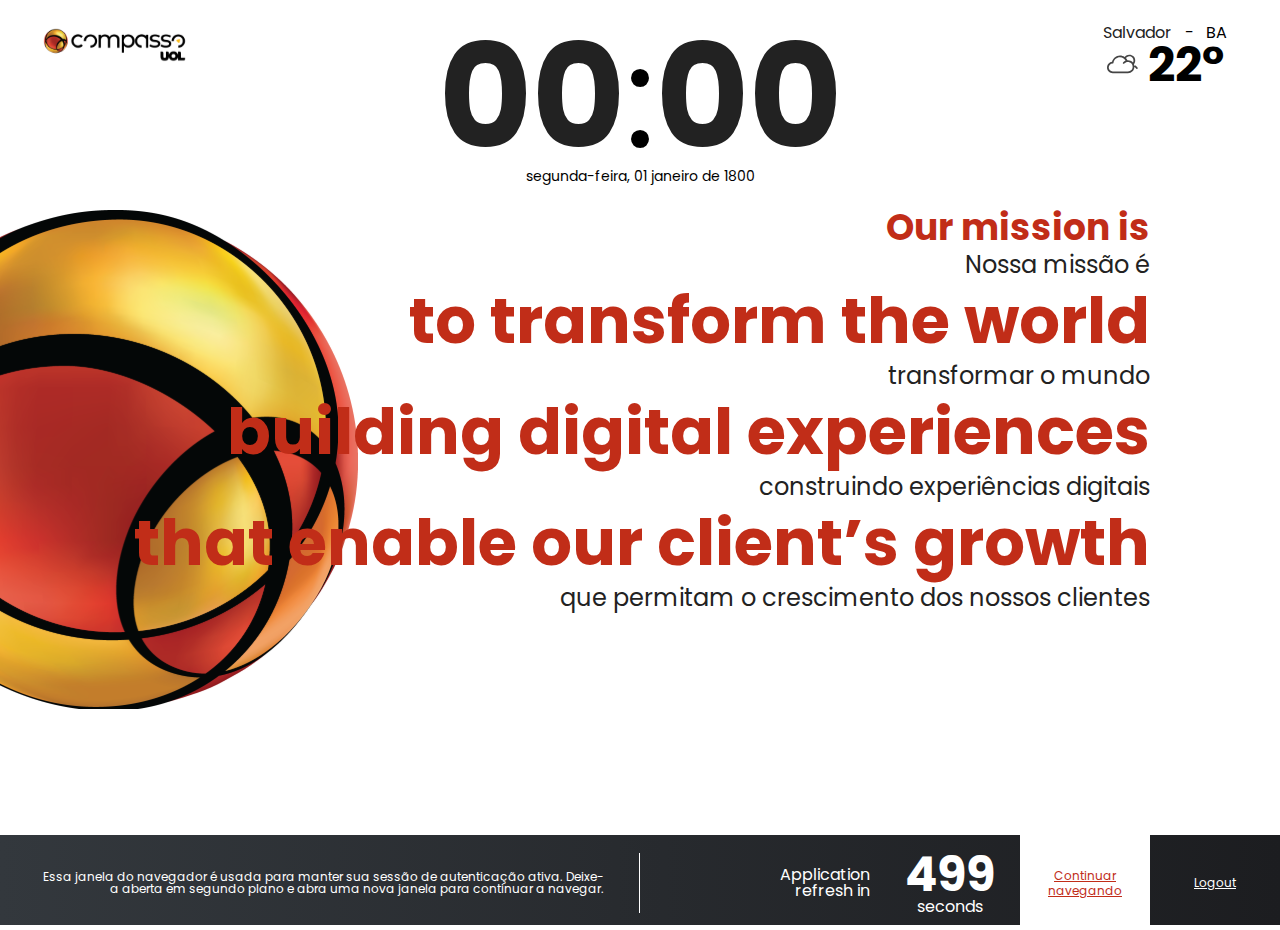
<file: home.html>
<!DOCTYPE html>

<html lang="PT-BR">
    <head>
        <meta charset="UTF-8">
        <title>Compass - Home</title>
        <meta name="viewport" content="width=device-width">
        <link rel="preconnect" href="https://fonts.googleapis.com">
        <link rel="preconnect" href="https://fonts.gstatic.com" crossorigin>
        <link href="https://fonts.googleapis.com/css2?family=Poppins&display=swap" rel="stylesheet"> 
        <link rel="stylesheet" href="https://cdn.jsdelivr.net/npm/bootstrap@4.6.2/dist/css/bootstrap.min.css" integrity="sha384-xOolHFLEh07PJGoPkLv1IbcEPTNtaed2xpHsD9ESMhqIYd0nLMwNLD69Npy4HI+N" crossorigin="anonymous">
        <link rel="stylesheet" href="src/style/reset.css">
        <link rel="stylesheet" href="src/style/style.css">

    </head>

    <body>
        <header class="header-container">
            <img class="icon-compass" src="src/imgs/LogoCompassoHome.svg" alt="">
            <div class="header-time">
                <div class="hours">
                    <h1 id="hours" class="actual-time">00</h1>
                    <p>:</p>
                    <h1 id="min" class="actual-time">00</h1>
                </div>
                <h3 id="day" class="actual-day">segunda-feira, 01 janeiro de 1800</h3>
            </div>
            <div class="weather-container">
                <div class="container-city">
                    <h2 class="city-name">Salvador </h2>
                    <p> - </p>
                    <h2 class="state-code"> BA</h2>
                </div>
                <div class="temp"> 
                    <span> <img class="icon-temp" src="src/imgs/iconWeather.svg" alt=""></span>
                    <h1 class="actual-temp">22°</h1>
                </div>
            </div>
        </header>
        <main>
            <section class="main-container">
                <h2>Our mission is</h2>
                <h3>Nossa missão é</h3>
                <h1>to transform the world</h1>
                <h3>transformar o mundo</h3>
                <h1>building digital experiences</h1>
                <h3>construindo experiências digitais</h3>
                <h1>that enable our client’s growth</h1>
                <h3>que permitam o crescimento dos nossos clientes</h3>
            </section>
        </main>
        <footer class="footer-container">
            <div class="container-1f">
                <h3>Essa janela do navegador é usada para manter sua sessão de autenticação ativa. Deixe-a aberta em segundo plano e abra uma nova janela para continuar a navegar.</h3>
            </div>
            <div class="container-2f">
                <div class="refresh-container">
                    <h2 class="refresh">Application refresh in</h2>
                    <div class="countdown">
                        <h1 class="timer">600</h1>
                        <p>seconds</p>
                    </div>
                </div>
                <div class="what-do">
                    <h2 class="keep-navigate"><a  href="https://noticias.uol.com.br" class="a-keep">Continuar navegando</a></h2>
                    <h2 class="logout"><a href="#" class="a-logout">Logout</a></h2>
                </div>
            </div>

        </footer>
        <script src="scripts/weather.js"></script>
        <script src="scripts/clock.js"></script>
        <script src="scripts/countdown.js"></script>

        <!-- Bootstrap script -->
        <script src="https://cdn.jsdelivr.net/npm/jquery@3.5.1/dist/jquery.slim.min.js" integrity="sha384-DfXdz2htPH0lsSSs5nCTpuj/zy4C+OGpamoFVy38MVBnE+IbbVYUew+OrCXaRkfj" crossorigin="anonymous"></script>
        <script src="https://cdn.jsdelivr.net/npm/bootstrap@4.6.2/dist/js/bootstrap.bundle.min.js" integrity="sha384-Fy6S3B9q64WdZWQUiU+q4/2Lc9npb8tCaSX9FK7E8HnRr0Jz8D6OP9dO5Vg3Q9ct" crossorigin="anonymous"></script>
    </body>

</html>
</file>
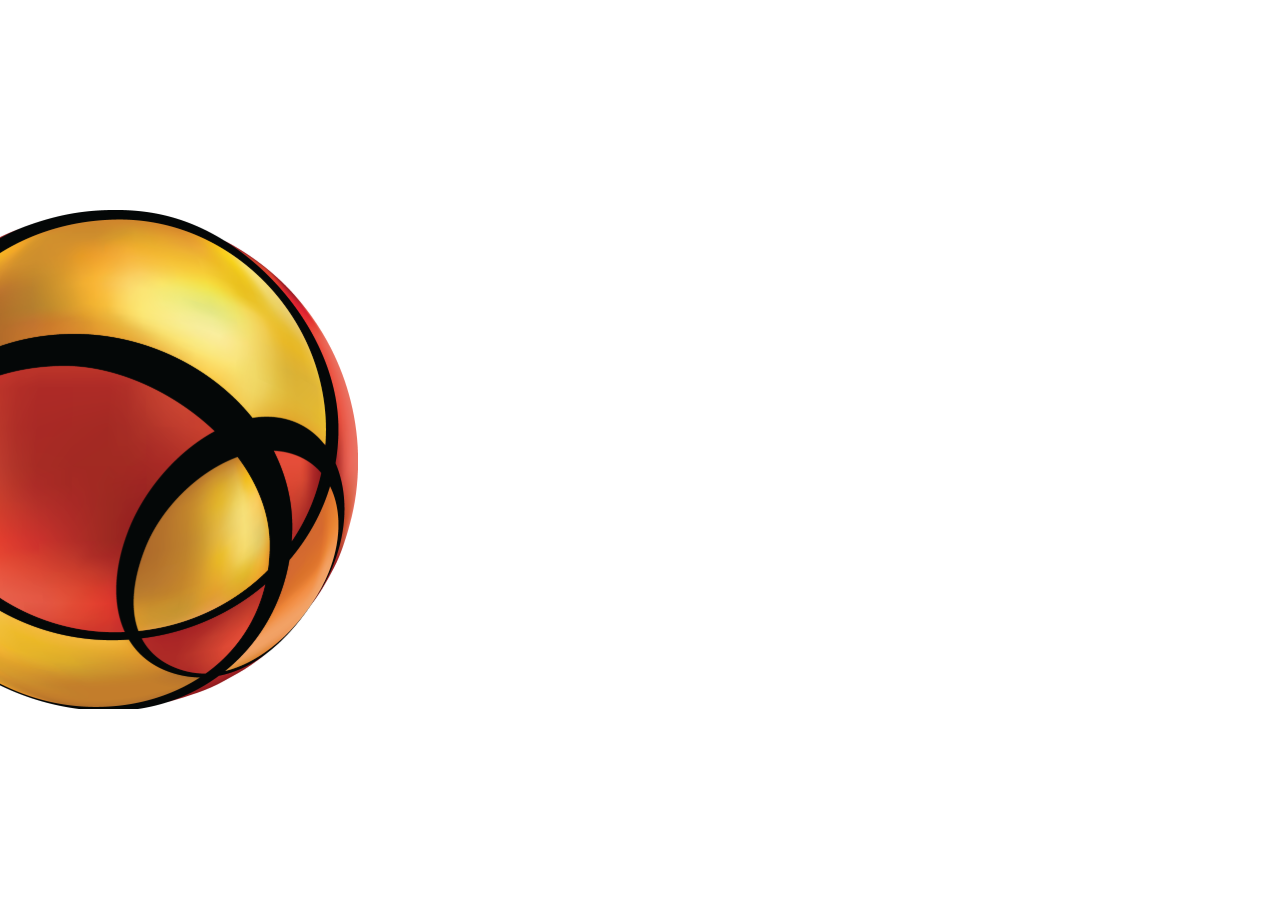
<file: src/pages/home.html>
<!DOCTYPE html>

<html lang="PT-BR">
    <head>
        <meta charset="UTF-8">
        <title>Compass - Home</title>
        <meta name="viewport" content="width=device-width">
        <link rel="preconnect" href="https://fonts.googleapis.com">
        <link rel="preconnect" href="https://fonts.gstatic.com" crossorigin>
        <link href="https://fonts.googleapis.com/css2?family=Poppins&display=swap" rel="stylesheet"> 
        <link rel="stylesheet" href="https://cdn.jsdelivr.net/npm/bootstrap@4.6.2/dist/css/bootstrap.min.css" integrity="sha384-xOolHFLEh07PJGoPkLv1IbcEPTNtaed2xpHsD9ESMhqIYd0nLMwNLD69Npy4HI+N" crossorigin="anonymous">
        <link rel="stylesheet" href="../style/reset.css">
        <link rel="stylesheet" href="../style/style.css">
    </head>

    <body >
        
        </main>

        <!-- Bootstrap script -->
        <script src="https://cdn.jsdelivr.net/npm/jquery@3.5.1/dist/jquery.slim.min.js" integrity="sha384-DfXdz2htPH0lsSSs5nCTpuj/zy4C+OGpamoFVy38MVBnE+IbbVYUew+OrCXaRkfj" crossorigin="anonymous"></script>
        <script src="https://cdn.jsdelivr.net/npm/bootstrap@4.6.2/dist/js/bootstrap.bundle.min.js" integrity="sha384-Fy6S3B9q64WdZWQUiU+q4/2Lc9npb8tCaSX9FK7E8HnRr0Jz8D6OP9dO5Vg3Q9ct" crossorigin="anonymous"></script>
    </body>

</html>
</file>
<file: src/style/style.css>
body, html {
  font-family: "Poppins", sans-serif;
}

.container-login-bg {
  display: grid;
  grid-template-columns: 1fr 1fr;
  height: 100vh;
}
.container-login-bg .login-form {
  display: flex;
  align-items: center;
  flex-direction: column;
  background-image: linear-gradient(180deg, #222222 0%, #000000 100%);
}
.container-login-bg .login-form .login-container {
  display: flex;
  align-items: center;
  flex-direction: column;
  width: 50%;
  height: 100vh;
}
.container-login-bg .login-form h1 {
  font-size: 3.75rem;
  color: #E0E0E0;
  margin-bottom: 16px;
  padding-top: 180px;
  align-self: flex-start;
}
.container-login-bg .login-form p {
  font-size: 1rem;
  color: #E0E0E0;
  width: 320px;
  align-self: flex-start;
  line-height: 20px;
  margin-bottom: 135px;
}
.container-login-bg .login-form form {
  display: flex;
  flex-direction: column;
  align-self: flex-start;
  flex-direction: column;
}
.container-login-bg .login-form legend {
  font-size: 1.875rem;
  color: #E0E0E0;
  margin-bottom: 32px;
}
.container-login-bg .login-form .container-user {
  display: flex;
  justify-content: center;
  align-items: center;
  margin-bottom: 32px;
}
.container-login-bg .login-form .container-password {
  display: flex;
  justify-content: center;
  align-items: center;
  margin-bottom: 115px;
}
.container-login-bg .login-form .login-fail {
  display: flex;
  flex-direction: column;
  width: 280px;
  text-align: center;
  align-self: center;
  margin-bottom: 45px;
  line-height: 20px;
  color: #E9B425;
  position: absolute;
  margin-top: 250px;
  margin-right: 30px;
}
.container-login-bg .login-form .ocult {
  display: none;
}
.container-login-bg .login-form .button-continue {
  height: 60px;
  width: 90%;
  background: linear-gradient(90deg, #FF2D04 0%, #C13216 100%);
  box-shadow: inset 5px 5px 15px rgba(0, 0, 0, 0.15);
  border-radius: 50px;
  border: none;
  color: white;
  font-weight: bold;
}
.container-login-bg .inputs {
  border: 1px solid white;
  background-color: rgba(0, 0, 0, 0);
  height: 60px;
  width: 20vw;
  border-radius: 50px;
  text-indent: 20px;
  margin-right: 18px;
  color: white;
}
.container-login-bg .inputs::-moz-placeholder {
  color: white;
}
.container-login-bg .inputs:-ms-input-placeholder {
  color: white;
}
.container-login-bg .inputs::placeholder {
  color: white;
}
.container-login-bg .inputs:focus {
  outline: white;
}
.container-login-bg .inputs-fail {
  border: 1px solid #E9B425;
}
.container-login-bg .icon-user {
  position: relative;
  right: 0px;
  transition: all 0.5s;
}
.container-login-bg .icon-pass {
  position: relative;
  right: 0px;
  transition: all 0.5s;
}
.container-login-bg .transition-icons {
  position: relative;
  right: 65px;
  transition: all 0.5s;
}
.container-login-bg .background-login {
  display: flex;
  justify-content: center;
  align-items: flex-start;
  background-image: url(../imgs/background.svg);
  background-size: cover;
  background-position: right, bottom;
}
.container-login-bg .background-login .logo-compass {
  width: 30%;
  padding-top: 35px;
}

body {
  background-image: url("../imgs/bola-LogoCompasso.svg");
  background-size: 28%;
  background-position-y: 210px;
  background-repeat: no-repeat;
}

.header-container {
  display: flex;
  justify-content: space-between;
  height: 20vh;
  padding: 25px 40px 0px 40px;
}
.header-container .icon-compass {
  align-self: flex-start;
}
.header-container .header-time {
  display: flex;
  flex-direction: column;
  align-items: center;
}
.header-container .header-time .hours {
  display: flex;
}
.header-container .header-time .actual-time {
  font-size: 144px;
  font-weight: bold;
  color: #222222;
}
.header-container .header-time p {
  font-size: 144px;
}
.header-container .header-time .actual-day {
  font-size: 14px;
}
.header-container .weather-container {
  display: flex;
  flex-direction: column;
  align-items: center;
}
.header-container .weather-container .container-city {
  display: flex;
  justify-content: space-evenly;
  width: 150px;
}
.header-container .weather-container .container-city .city-name {
  color: #222222;
}
.header-container .weather-container .temp {
  display: flex;
  justify-content: center;
  align-items: center;
}
.header-container .weather-container .temp .actual-temp {
  font-size: 48px;
  font-weight: bold;
  margin-left: 10px;
}

.main-container {
  height: 70vh;
  display: flex;
  flex-direction: column;
  align-items: flex-end;
  padding-right: 130px;
}
.main-container h1 {
  color: #C12D18;
  font-size: 64px;
  line-height: 81px;
  font-weight: bold;
}
.main-container h2 {
  font-size: 36px;
  color: #C12D18;
  line-height: 45px;
  font-weight: bold;
}
.main-container h3 {
  font-size: 24px;
  line-height: 30px;
  color: #222222;
}

.footer-container {
  display: grid;
  grid-template-columns: 1fr 1fr;
  height: 10vh;
  background: linear-gradient(90.16deg, #33383D 0%, #1C1D20 100%);
}
.footer-container .container-1f {
  display: flex;
  align-items: center;
  justify-content: flex-end;
}
.footer-container .container-1f h3 {
  display: flex;
  align-items: center;
  font-size: 12px;
  width: 600px;
  color: white;
  height: 60px;
  text-align: right;
}
.footer-container .container-1f h3::after {
  content: "";
  display: block;
  height: 60px;
  padding-right: 35px;
  border-right: 1px solid white;
}
.footer-container .container-2f {
  display: flex;
  align-items: center;
  justify-content: space-between;
}
.footer-container .container-2f .refresh-container {
  display: flex;
  justify-content: center;
  align-items: center;
}
.footer-container .container-2f .refresh {
  color: white;
  width: 110px;
  margin-left: 120px;
  margin-right: 35px;
  text-align: right;
}
.footer-container .container-2f .countdown {
  display: flex;
  flex-direction: column;
  align-items: center;
}
.footer-container .container-2f .countdown .timer {
  color: white;
  font-size: 48px;
  font-weight: bold;
}
.footer-container .container-2f .countdown p {
  color: white;
}
.footer-container .container-2f .what-do {
  display: flex;
}
.footer-container .container-2f .what-do .a-keep {
  color: #C12D18;
}
.footer-container .container-2f .what-do .a-keep:hover {
  text-decoration: none;
}
.footer-container .container-2f .what-do .a-logout {
  color: #ffffff;
}
.footer-container .container-2f .what-do .a-logout:hover {
  text-decoration: none;
}
.footer-container .container-2f .what-do .keep-navigate {
  display: flex;
  align-items: center;
  text-align: center;
  width: 130px;
  min-height: 95px;
  background-color: #ffffff;
  color: #C12D18;
  font-size: 12px;
  line-height: 15px;
}
.footer-container .container-2f .what-do .logout {
  display: flex;
  align-items: center;
  justify-content: center;
  width: 130px;
  height: content;
  font-size: 12px;
  color: white;
}/*# sourceMappingURL=style.css.map */
</file>
